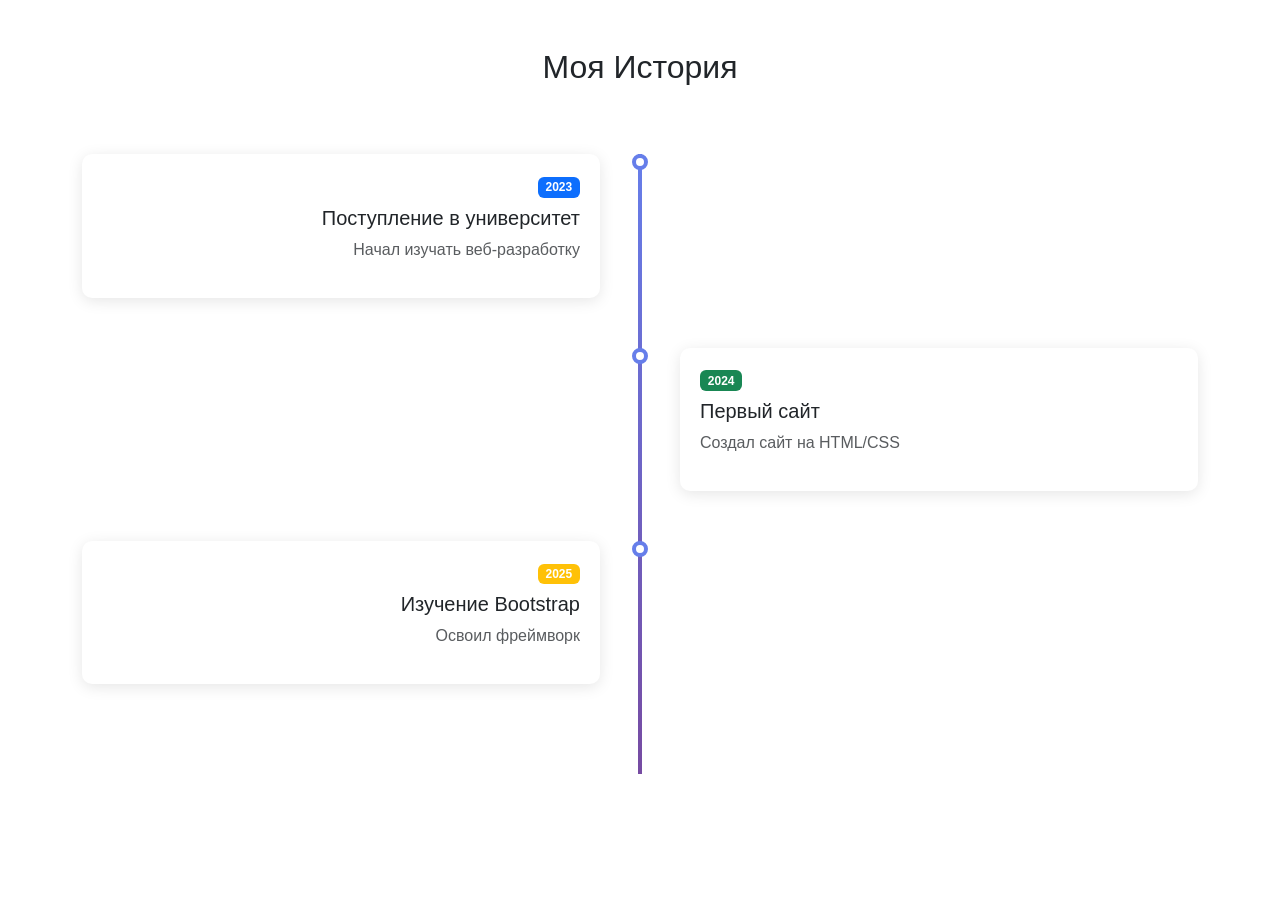
<file: timeline.html>
<!DOCTYPE html>
<html lang="ru">
<head>
    <meta charset="UTF-8">
    <meta name="viewport" content="width=device-width, initial-scale=1.0">
    <title>Timeline - Abbasov</title>
    <link href="https://cdn.jsdelivr.net/npm/bootstrap@5.3.3/dist/css/bootstrap.min.css" rel="stylesheet">
    <link rel="stylesheet" href="custom.css">
</head>
<body>
<div class="container my-5">
    <h2 class="text-center mb-5">Моя История</h2>
    <div class="timeline">
        <div class="timeline-item">
            <div class="timeline-content">
                <span class="badge bg-primary mb-2">2023</span>
                <h5>Поступление в университет</h5>
                <p class="text-muted">Начал изучать веб-разработку</p>
            </div>
        </div>
        <div class="timeline-item timeline-item-left">
            <div class="timeline-content">
                <span class="badge bg-success mb-2">2024</span>
                <h5>Первый сайт</h5>
                <p class="text-muted">Создал сайт на HTML/CSS</p>
            </div>
        </div>
        <div class="timeline-item">
            <div class="timeline-content">
                <span class="badge bg-warning mb-2">2025</span>
                <h5>Изучение Bootstrap</h5>
                <p class="text-muted">Освоил фреймворк</p>
            </div>
        </div>
    </div>
</div>
<script src="https://cdn.jsdelivr.net/npm/bootstrap@5.3.3/dist/js/bootstrap.bundle.min.js"></script>
</body>
</html>
</file>
<file: custom.css>
body {
    font-family: 'Segoe UI', Tahoma, Geneva, Verdana, sans-serif;
}

#home {
    background: linear-gradient(135deg, #667eea 0%, #764ba2 100%);
    color: white;
    min-height: 400px;
    display: flex;
    align-items: center;
}
#home .btn {
    transition: transform 0.3s ease;
}
#home .btn:hover {
    transform: translateY(-3px);
}

.card {
    transition: transform 0.3s ease, box-shadow 0.3s ease;
}
.card:hover {
    transform: translateY(-10px);
    box-shadow: 0 10px 30px rgba(0,0,0,0.15) !important;
}

.btn {
    border-radius: 25px;
    padding: 10px 30px;
}

.form-control:focus {
    border-color: #667eea;
    box-shadow: 0 0 0 0.2rem rgba(102,126,234,0.25);
}

.progress {
    height: 25px;
    border-radius: 15px;
}
.progress-bar {
    border-radius: 15px;
    font-weight: bold;
}

.accordion-button:not(.collapsed) {
    background-color: #667eea;
    color: white;
}

.timeline {
    position: relative;
    padding: 20px 0;
}
.timeline::before {
    content: '';
    position: absolute;
    left: 50%;
    transform: translateX(-50%);
    width: 4px;
    height: 100%;
    background: linear-gradient(180deg, #667eea, #764ba2);
}
.timeline-item {
    position: relative;
    width: 50%;
    padding-right: 40px;
    text-align: right;
    margin-bottom: 50px;
}
.timeline-item-left {
    margin-left: 50%;
    padding-right: 0;
    padding-left: 40px;
    text-align: left;
}
.timeline-item::before {
    content: '';
    position: absolute;
    right: -8px;
    top: 0;
    width: 16px;
    height: 16px;
    background: white;
    border: 4px solid #667eea;
    border-radius: 50%;
    transition: transform 0.3s ease;
}
.timeline-item-left::before {
    right: auto;
    left: -8px;
}
.timeline-item:hover::before {
    transform: scale(1.5);
    background: #667eea;
}
.timeline-content {
    background: white;
    padding: 20px;
    border-radius: 10px;
    box-shadow: 0 3px 15px rgba(0,0,0,0.1);
    transition: all 0.3s ease;
}
.timeline-content:hover {
    transform: translateY(-5px);
}
@media (max-width: 768px) {
    .timeline::before { left: 20px; }
    .timeline-item, .timeline-item-left {
        width: 100%;
        margin-left: 0;
        padding-left: 60px;
        text-align: left;
    }
    .timeline-item::before, .timeline-item-left::before { left: 12px; }
}
</file>
